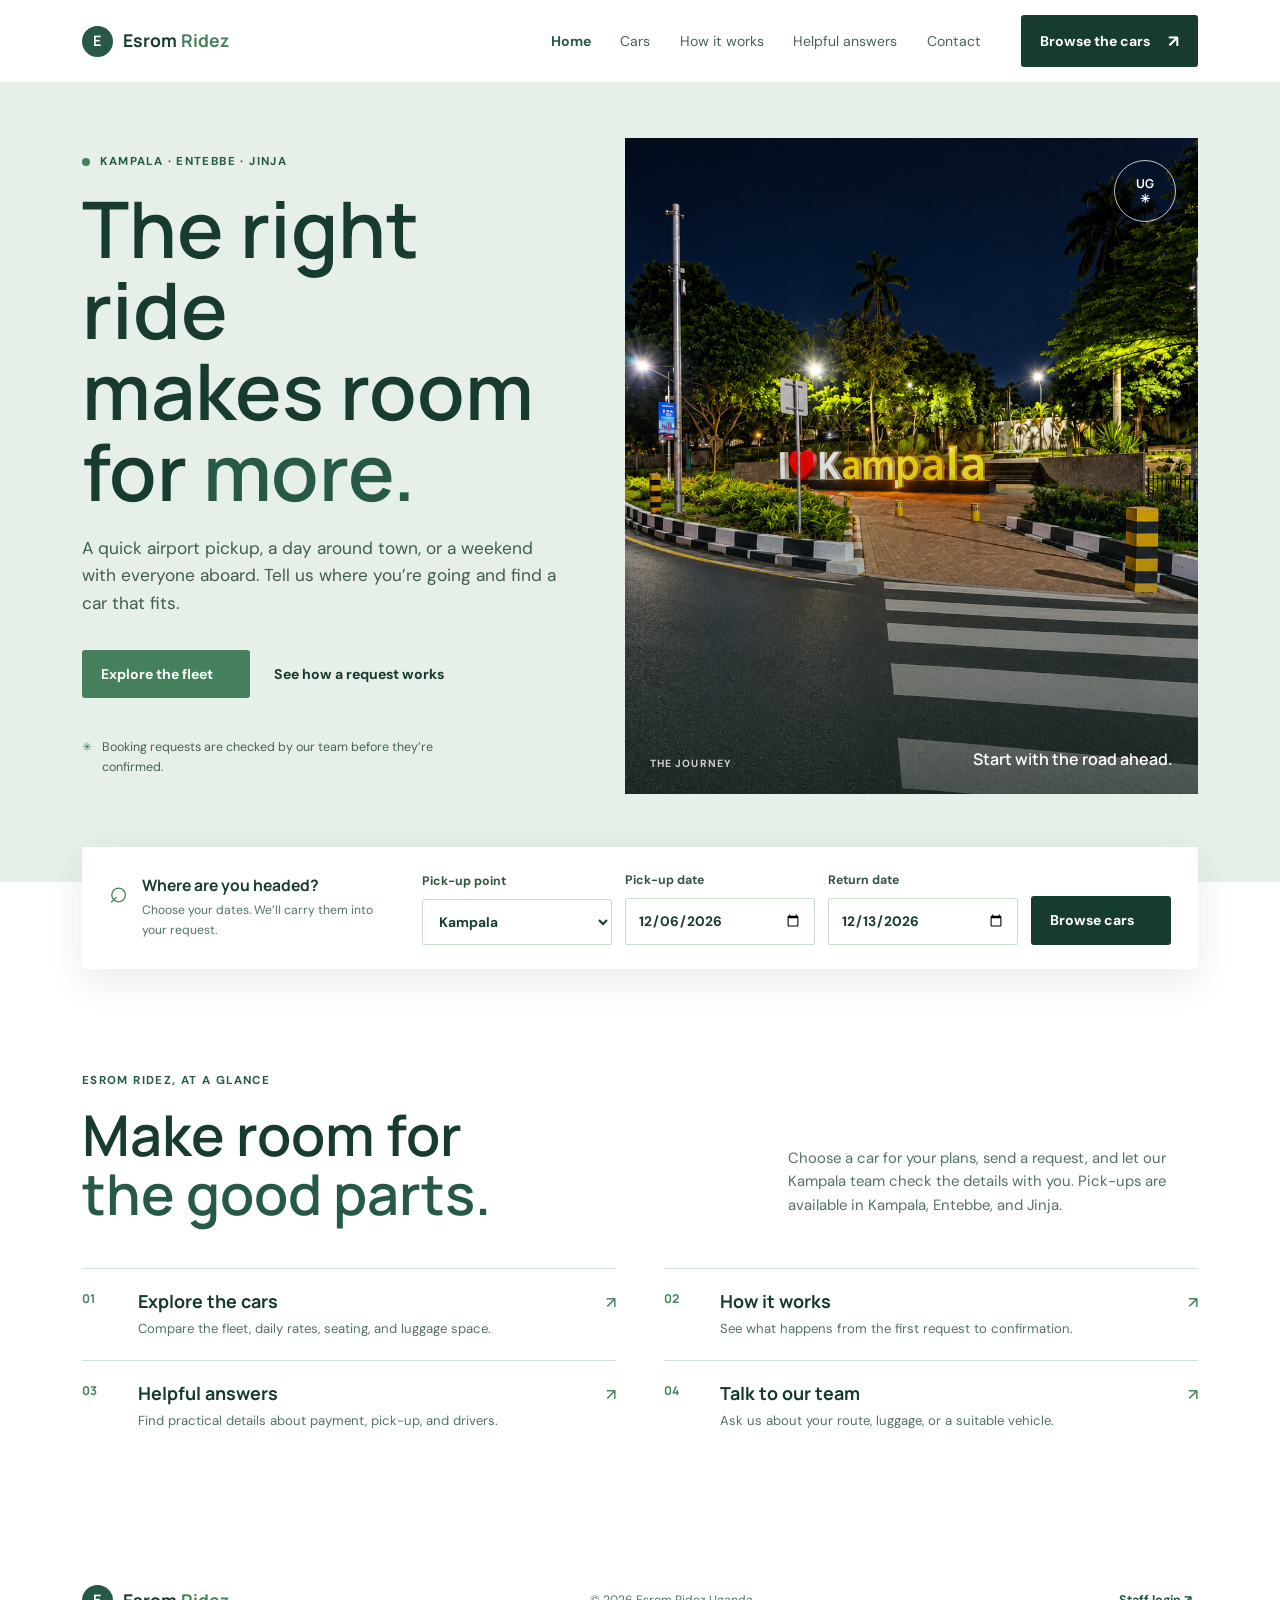
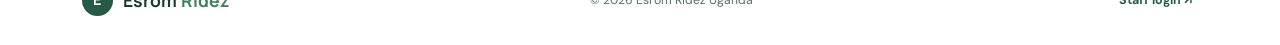
<file: index.html>
<!doctype html>
<html lang="en">
<head>
  <meta charset="utf-8">
  <meta name="viewport" content="width=device-width, initial-scale=1">
  <meta name="description" content="Find a car for airport pickups, city days, family trips, and group travel around Kampala, Entebbe, and Jinja.">
  <meta name="theme-color" content="#f7f6f1">
  <title>Esrom Ridez | A good car for the road ahead</title>
  <link rel="preconnect" href="https://fonts.googleapis.com">
  <link rel="preconnect" href="https://fonts.gstatic.com" crossorigin>
  <link href="https://fonts.googleapis.com/css2?family=DM+Sans:wght@400;500;600;700&family=Manrope:wght@500;600;700;800&display=swap" rel="stylesheet">
  <link rel="stylesheet" href="site.css">
</head>
<body>
  <div class="site-shell">
    <header class="topbar">
      <a class="brand" href="index.html" aria-label="Esrom Ridez home"><span class="brand-mark" aria-hidden="true">E</span><span>Esrom <span>Ridez</span></span></a>
      <button class="menu-button" id="menuButton" type="button" aria-label="Open navigation" aria-controls="primaryNavigation" aria-expanded="false"><span aria-hidden="true">☰</span></button>
      <nav class="main-nav" id="primaryNavigation" aria-label="Primary navigation">
        <a href="index.html" aria-current="page">Home</a><a href="cars.html">Cars</a><a href="how-it-works.html">How it works</a><a href="helpful-answers.html">Helpful answers</a><a href="contact.html">Contact</a>
      </nav>
      <a class="button button-dark nav-book" href="cars.html">Browse the cars <span aria-hidden="true">↗</span></a>
    </header>

    <main id="home">
      <section class="hero section-pad" aria-labelledby="heroTitle">
        <div class="hero-copy">
          <p class="eyebrow"><span class="eyebrow-dot" aria-hidden="true"></span> Kampala · Entebbe · Jinja</p>
          <h1 id="heroTitle">The right ride<br>makes room for <em>more.</em></h1>
          <p class="hero-lede">A quick airport pickup, a day around town, or a weekend with everyone aboard. Tell us where you’re going and find a car that fits.</p>
          <div class="hero-actions"><a class="button button-accent" href="cars.html">Explore the fleet <span aria-hidden="true"></span></a><a class="text-link" href="how-it-works.html">See how a request works <span aria-hidden="true"></span></a></div>
          <p class="hero-note"><span aria-hidden="true">✳</span> Booking requests are checked by our team before they’re confirmed.</p>
        </div>
        <div class="hero-art">
          <img class="hero-photo" src="kla road.png" alt="A winding road crossing a green mountain landscape" fetchpriority="high">
          <div class="hero-caption"><span class="caption-index"> THE JOURNEY</span><span>Start with the road ahead.</span></div>
          <span class="hero-stamp" aria-hidden="true">UG<br><small>✳</small></span>
        </div>
      </section>

      <section class="search-panel section-pad" aria-labelledby="searchTitle">
        <div class="search-heading"><span class="search-icon" aria-hidden="true">⌕</span><div><h2 id="searchTitle">Where are you headed?</h2><p>Choose your dates. We’ll carry them into your request.</p></div></div>
        <form id="searchForm" class="search-form">
          <label for="searchPickup">Pick-up point<select id="searchPickup"><option>Kampala</option><option>Entebbe</option><option>Jinja</option></select></label>
          <label for="searchPickupDate">Pick-up date<input id="searchPickupDate" type="date" required></label>
          <label for="searchReturnDate">Return date<input id="searchReturnDate" type="date" required></label>
          <button class="button button-dark" type="submit">Browse cars <span aria-hidden="true"></span></button>
        </form>
      </section>

      <section class="overview-section section-pad" aria-labelledby="overviewTitle">
        <div class="section-intro"><div><p class="eyebrow">Esrom Ridez, at a glance</p><h2 id="overviewTitle">Make room for<br><em>the good parts.</em></h2></div><p>Choose a car for your plans, send a request, and let our Kampala team check the details with you. Pick-ups are available in Kampala, Entebbe, and Jinja.</p></div>
        <div class="overview-links">
          <a href="cars.html"><span>01</span><div><h3>Explore the cars</h3><p>Compare the fleet, daily rates, seating, and luggage space.</p></div><b aria-hidden="true">↗</b></a>
          <a href="how-it-works.html"><span>02</span><div><h3>How it works</h3><p>See what happens from the first request to confirmation.</p></div><b aria-hidden="true">↗</b></a>
          <a href="helpful-answers.html"><span>03</span><div><h3>Helpful answers</h3><p>Find practical details about payment, pick-up, and drivers.</p></div><b aria-hidden="true">↗</b></a>
          <a href="contact.html"><span>04</span><div><h3>Talk to our team</h3><p>Ask us about your route, luggage, or a suitable vehicle.</p></div><b aria-hidden="true">↗</b></a>
        </div>
      </section>
    </main>

    <section class="admin-view section-pad" id="adminView" aria-label="Staff workspace"><div class="admin-head"><div><p class="eyebrow">Staff workspace</p><h2>Keep things <em>moving.</em></h2></div><button class="button button-light" id="closeAdmin" type="button">Back to website</button></div><div class="admin-stats" id="adminStats"></div><div class="admin-layout"><div class="admin-panel"><div class="panel-heading"><div><h3>Fleet manager</h3><p>Edit daily UGX rates and availability.</p></div><button class="button button-dark" id="resetData" type="button">Reset demo data</button></div><div class="admin-table-wrap"><table><thead><tr><th>Vehicle</th><th>Type</th><th>Daily rate (UGX)</th><th>Availability</th><th></th></tr></thead><tbody id="vehicleTable"></tbody></table></div></div><div class="admin-panel"><div class="panel-heading"><div><h3>Booking requests</h3><p>Confirm or cancel requests.</p></div></div><div id="bookingList" class="booking-list"></div></div></div></section>

    <footer><a class="brand" href="#home"><span class="brand-mark" aria-hidden="true">E</span><span>Esrom <span>Ridez</span></span></a><span>© 2026 Esrom Ridez Uganda</span><button class="admin-link" id="openAdmin" type="button">Staff login <span aria-hidden="true">↗</span></button></footer>
  </div>

  <div class="modal-backdrop" id="modalBackdrop" aria-hidden="true"><div class="modal" role="dialog" aria-modal="true" aria-labelledby="modalTitle"><button class="modal-close" id="closeModal" type="button" aria-label="Close dialog">×</button><div id="modalContent"></div></div></div>
  <div class="toast" id="toast" role="status" aria-live="polite"></div>
  <script src="script.js" defer></script>
</body>
</html>
</file>
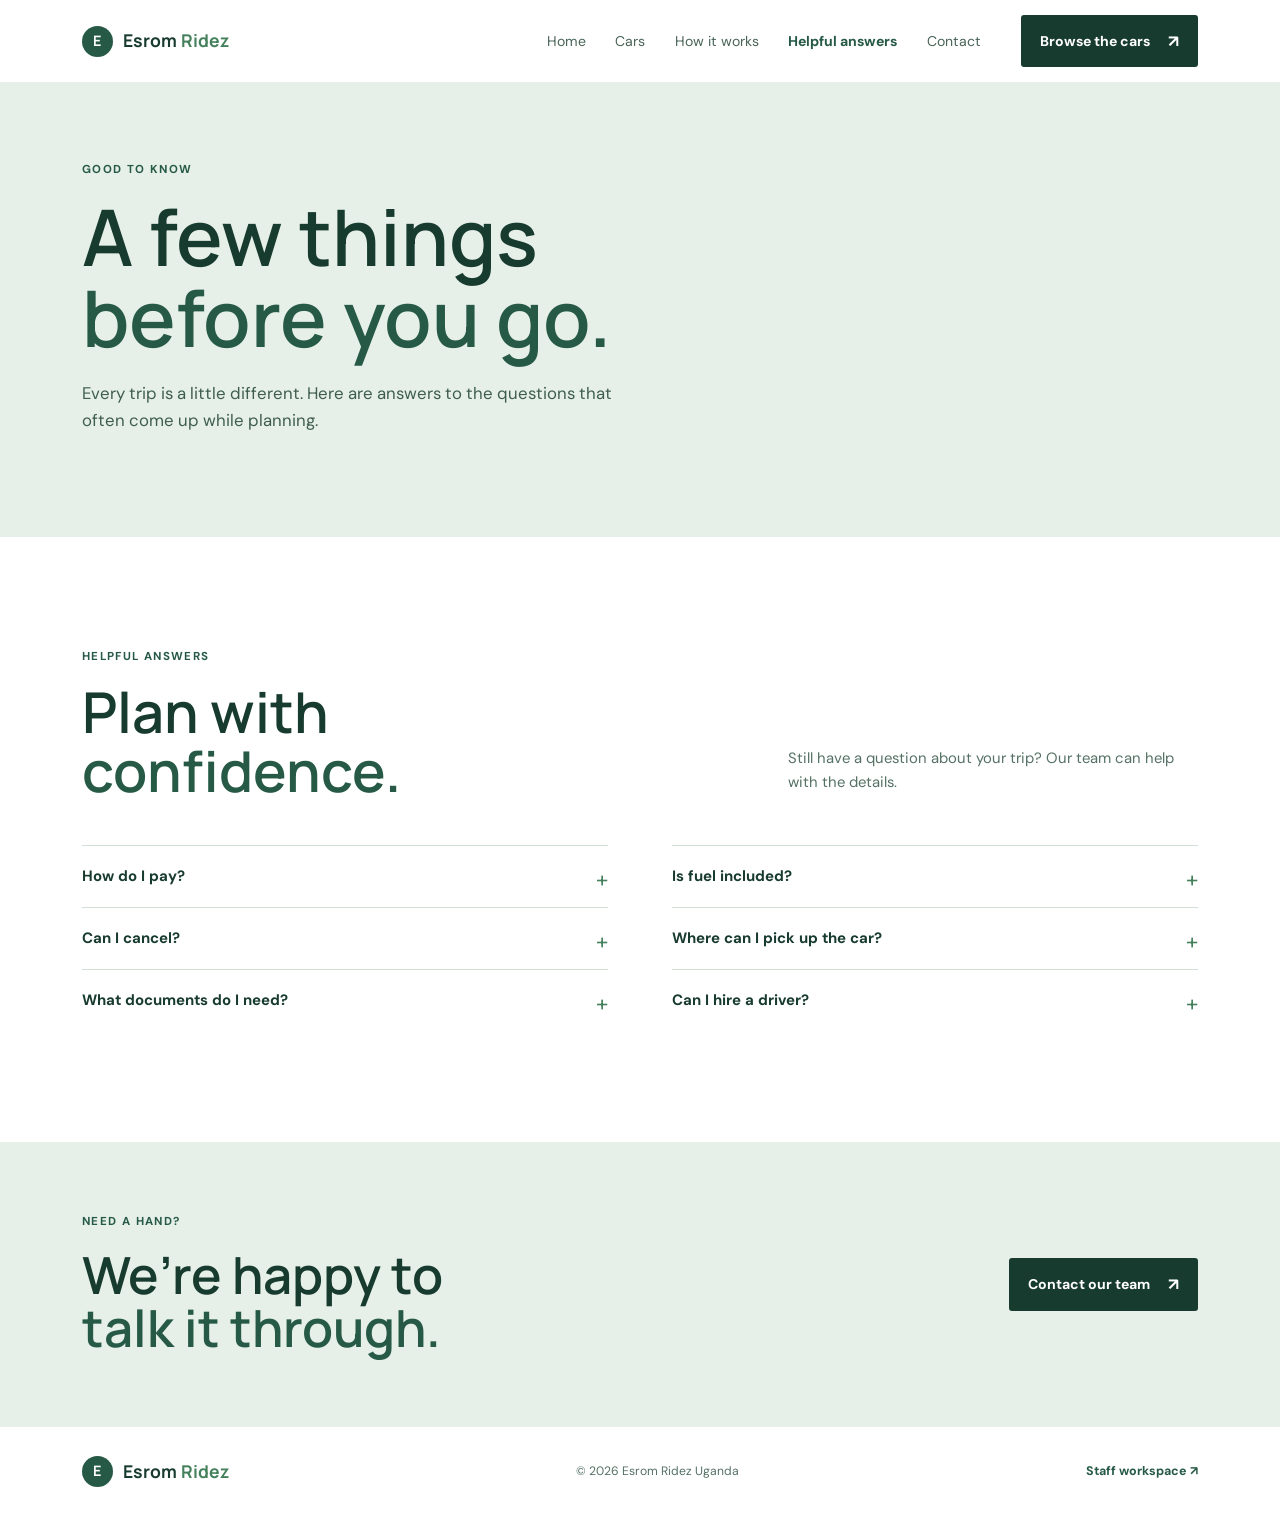
<file: helpful-answers.html>
<!doctype html>
<html lang="en">
<head>
  <meta charset="utf-8">
  <meta name="viewport" content="width=device-width, initial-scale=1">
  <meta name="description" content="Answers to common questions about Esrom Ridez car rentals, payments, pick-up, cancellation, and drivers.">
  <meta name="theme-color" content="#f7f6f1">
  <title>Helpful answers | Esrom Ridez</title>
  <link rel="preconnect" href="https://fonts.googleapis.com">
  <link rel="preconnect" href="https://fonts.gstatic.com" crossorigin>
  <link href="https://fonts.googleapis.com/css2?family=DM+Sans:wght@400;500;600;700&family=Manrope:wght@500;600;700;800&display=swap" rel="stylesheet">
  <link rel="stylesheet" href="site.css">
</head>
<body>
  <div class="site-shell">
    <header class="topbar">
      <a class="brand" href="index.html" aria-label="Esrom Ridez home"><span class="brand-mark" aria-hidden="true">E</span><span>Esrom <span>Ridez</span></span></a>
      <button class="menu-button" id="menuButton" type="button" aria-label="Open navigation" aria-controls="primaryNavigation" aria-expanded="false"><span aria-hidden="true">☰</span></button>
      <nav class="main-nav" id="primaryNavigation" aria-label="Primary navigation">
        <a href="index.html">Home</a><a href="cars.html">Cars</a><a href="how-it-works.html">How it works</a><a href="helpful-answers.html" aria-current="page">Helpful answers</a><a href="contact.html">Contact</a>
      </nav>
      <a class="button button-dark nav-book" href="cars.html">Browse the cars <span aria-hidden="true">↗</span></a>
    </header>
    <main>
      <section class="page-intro section-pad" aria-labelledby="pageTitle"><p class="eyebrow">Good to know</p><h1 id="pageTitle">A few things<br><em>before you go.</em></h1><p>Every trip is a little different. Here are answers to the questions that often come up while planning.</p></section>
      <section class="faq-section section-pad" aria-labelledby="faqTitle"><div class="section-intro"><div><p class="eyebrow">Helpful answers</p><h2 id="faqTitle">Plan with<br><em>confidence.</em></h2></div><p>Still have a question about your trip? Our team can help with the details.</p></div><div class="faq-grid"><details><summary>How do I pay?</summary><p>We’ll agree on a payment method after accepting your request. Mobile money, bank transfer, or cash at pickup may be available; your confirmation will explain the agreed details.</p></details><details><summary>Is fuel included?</summary><p>The daily rate is for the car itself. Fuel is usually full-to-full unless we agree something else in your confirmation email.</p></details><details><summary>Can I cancel?</summary><p>Please tell us as soon as plans change. If we have already confirmed the car, we’ll explain any fee before it applies. Pending requests can be withdrawn by emailing us with your reference.</p></details><details><summary>Where can I pick up the car?</summary><p>Pick-up options include Kampala, Entebbe (including the airport), and Jinja. A different return location can be selected in the request form; any related charge appears in your estimate.</p></details><details><summary>What documents do I need?</summary><p>A valid driving licence and a passport or national ID. If you would like a driver, you mainly need to be reachable at pickup.</p></details><details><summary>Can I hire a driver?</summary><p>Driver availability and cost vary by vehicle. Choose the driver option in the request form to include its listed cost in your estimate.</p></details></div></section>
      <section class="page-cta section-pad"><div><p class="eyebrow">Need a hand?</p><h2>We’re happy to<br><em>talk it through.</em></h2></div><a class="button button-dark" href="contact.html">Contact our team <span aria-hidden="true">↗</span></a></section>
    </main>
    <footer><a class="brand" href="index.html"><span class="brand-mark" aria-hidden="true">E</span><span>Esrom <span>Ridez</span></span></a><span>© 2026 Esrom Ridez Uganda</span><a class="admin-link" href="index.html#staff">Staff workspace <span aria-hidden="true">↗</span></a></footer>
  </div>
  <div class="toast" id="toast" role="status" aria-live="polite"></div>
  <script src="script.js" defer></script>
</body>
</html>
</file>
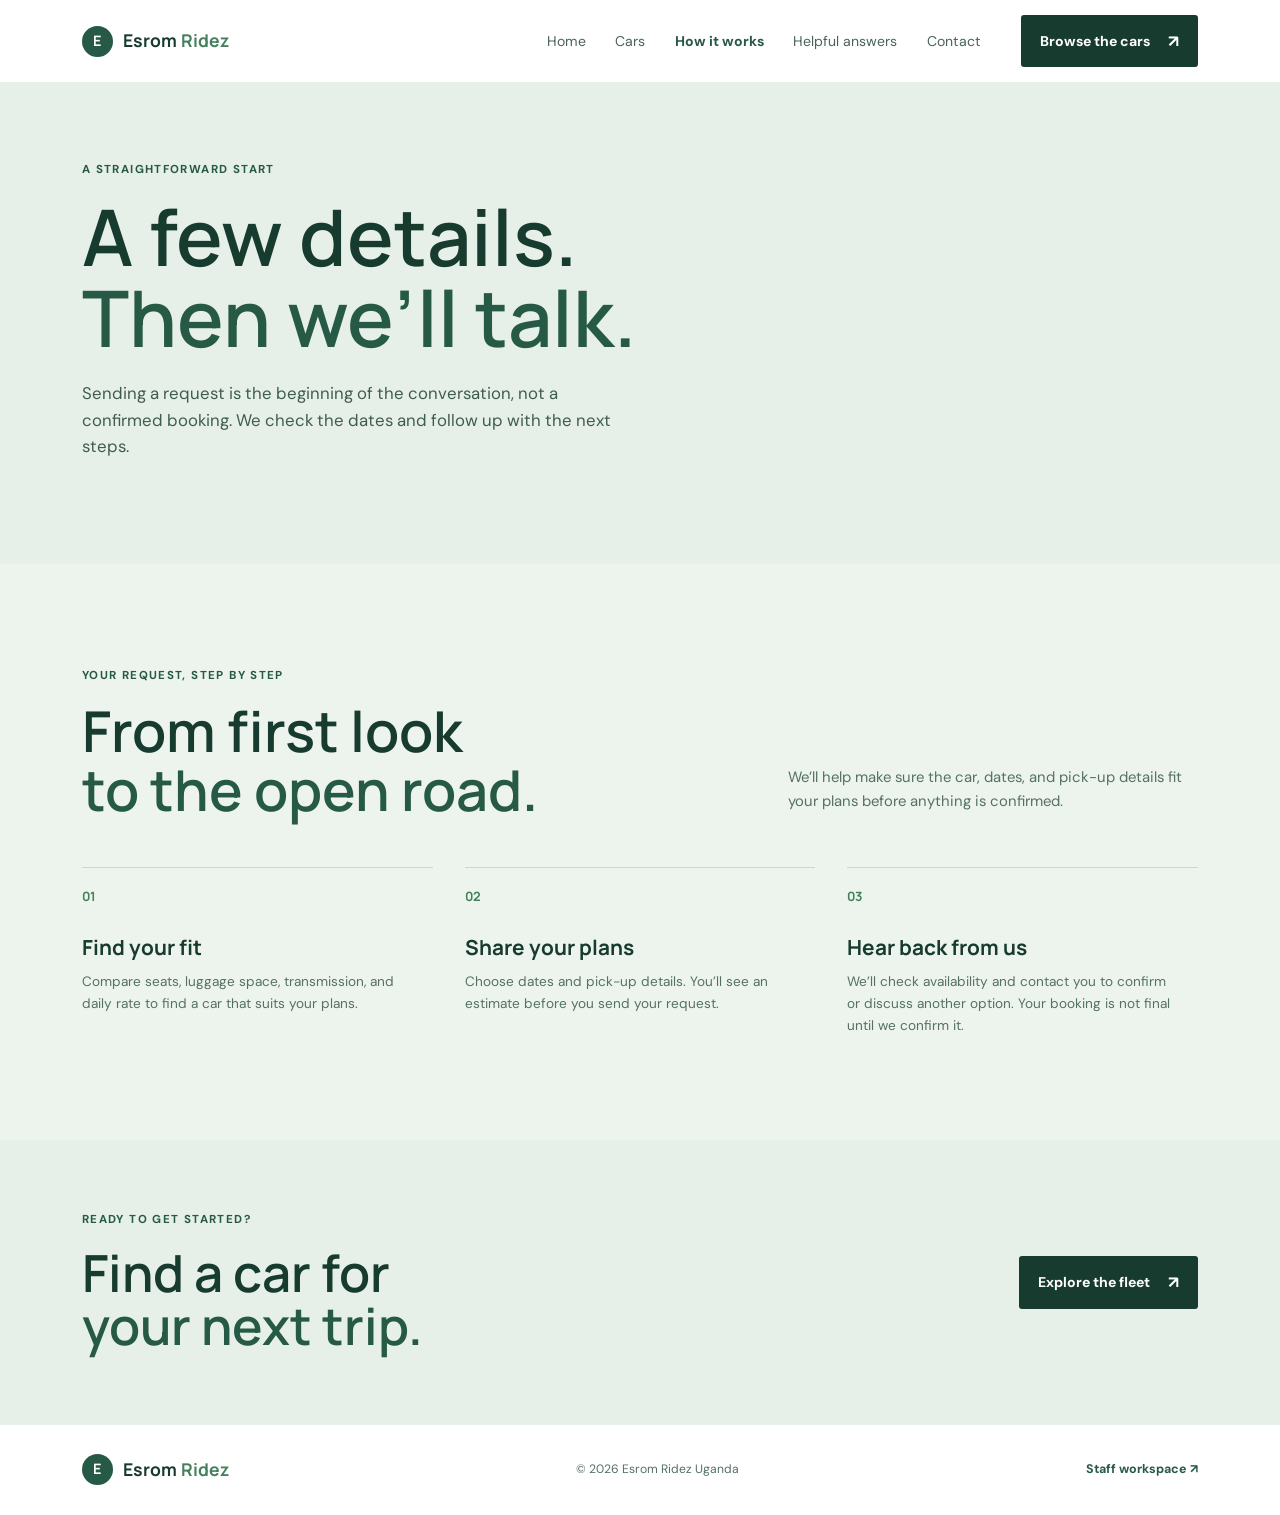
<file: how-it-works.html>
<!doctype html>
<html lang="en">
<head>
  <meta charset="utf-8">
  <meta name="viewport" content="width=device-width, initial-scale=1">
  <meta name="description" content="Learn how to request a car with Esrom Ridez and what to expect before your booking is confirmed.">
  <meta name="theme-color" content="#f7f6f1">
  <title>How it works | Esrom Ridez</title>
  <link rel="preconnect" href="https://fonts.googleapis.com">
  <link rel="preconnect" href="https://fonts.gstatic.com" crossorigin>
  <link href="https://fonts.googleapis.com/css2?family=DM+Sans:wght@400;500;600;700&family=Manrope:wght@500;600;700;800&display=swap" rel="stylesheet">
  <link rel="stylesheet" href="site.css">
</head>
<body>
  <div class="site-shell">
    <header class="topbar">
      <a class="brand" href="index.html" aria-label="Esrom Ridez home"><span class="brand-mark" aria-hidden="true">E</span><span>Esrom <span>Ridez</span></span></a>
      <button class="menu-button" id="menuButton" type="button" aria-label="Open navigation" aria-controls="primaryNavigation" aria-expanded="false"><span aria-hidden="true">☰</span></button>
      <nav class="main-nav" id="primaryNavigation" aria-label="Primary navigation">
        <a href="index.html">Home</a><a href="cars.html">Cars</a><a href="how-it-works.html" aria-current="page">How it works</a><a href="helpful-answers.html">Helpful answers</a><a href="contact.html">Contact</a>
      </nav>
      <a class="button button-dark nav-book" href="cars.html">Browse the cars <span aria-hidden="true">↗</span></a>
    </header>
    <main>
      <section class="page-intro section-pad" aria-labelledby="pageTitle"><p class="eyebrow">A straightforward start</p><h1 id="pageTitle">A few details.<br><em>Then we’ll talk.</em></h1><p>Sending a request is the beginning of the conversation, not a confirmed booking. We check the dates and follow up with the next steps.</p></section>
      <section class="how-section section-pad" aria-labelledby="stepsTitle">
        <div class="section-intro"><div><p class="eyebrow">Your request, step by step</p><h2 id="stepsTitle">From first look<br><em>to the open road.</em></h2></div><p>We’ll help make sure the car, dates, and pick-up details fit your plans before anything is confirmed.</p></div>
        <div class="steps"><article><span class="step-number">01</span><h3>Find your fit</h3><p>Compare seats, luggage space, transmission, and daily rate to find a car that suits your plans.</p></article><article><span class="step-number">02</span><h3>Share your plans</h3><p>Choose dates and pick-up details. You’ll see an estimate before you send your request.</p></article><article><span class="step-number">03</span><h3>Hear back from us</h3><p>We’ll check availability and contact you to confirm or discuss another option. Your booking is not final until we confirm it.</p></article></div>
      </section>
      <section class="page-cta section-pad"><div><p class="eyebrow">Ready to get started?</p><h2>Find a car for<br><em>your next trip.</em></h2></div><a class="button button-dark" href="cars.html">Explore the fleet <span aria-hidden="true">↗</span></a></section>
    </main>
    <footer><a class="brand" href="index.html"><span class="brand-mark" aria-hidden="true">E</span><span>Esrom <span>Ridez</span></span></a><span>© 2026 Esrom Ridez Uganda</span><a class="admin-link" href="index.html#staff">Staff workspace <span aria-hidden="true">↗</span></a></footer>
  </div>
  <div class="toast" id="toast" role="status" aria-live="polite"></div>
  <script src="script.js" defer></script>
</body>
</html>
</file>
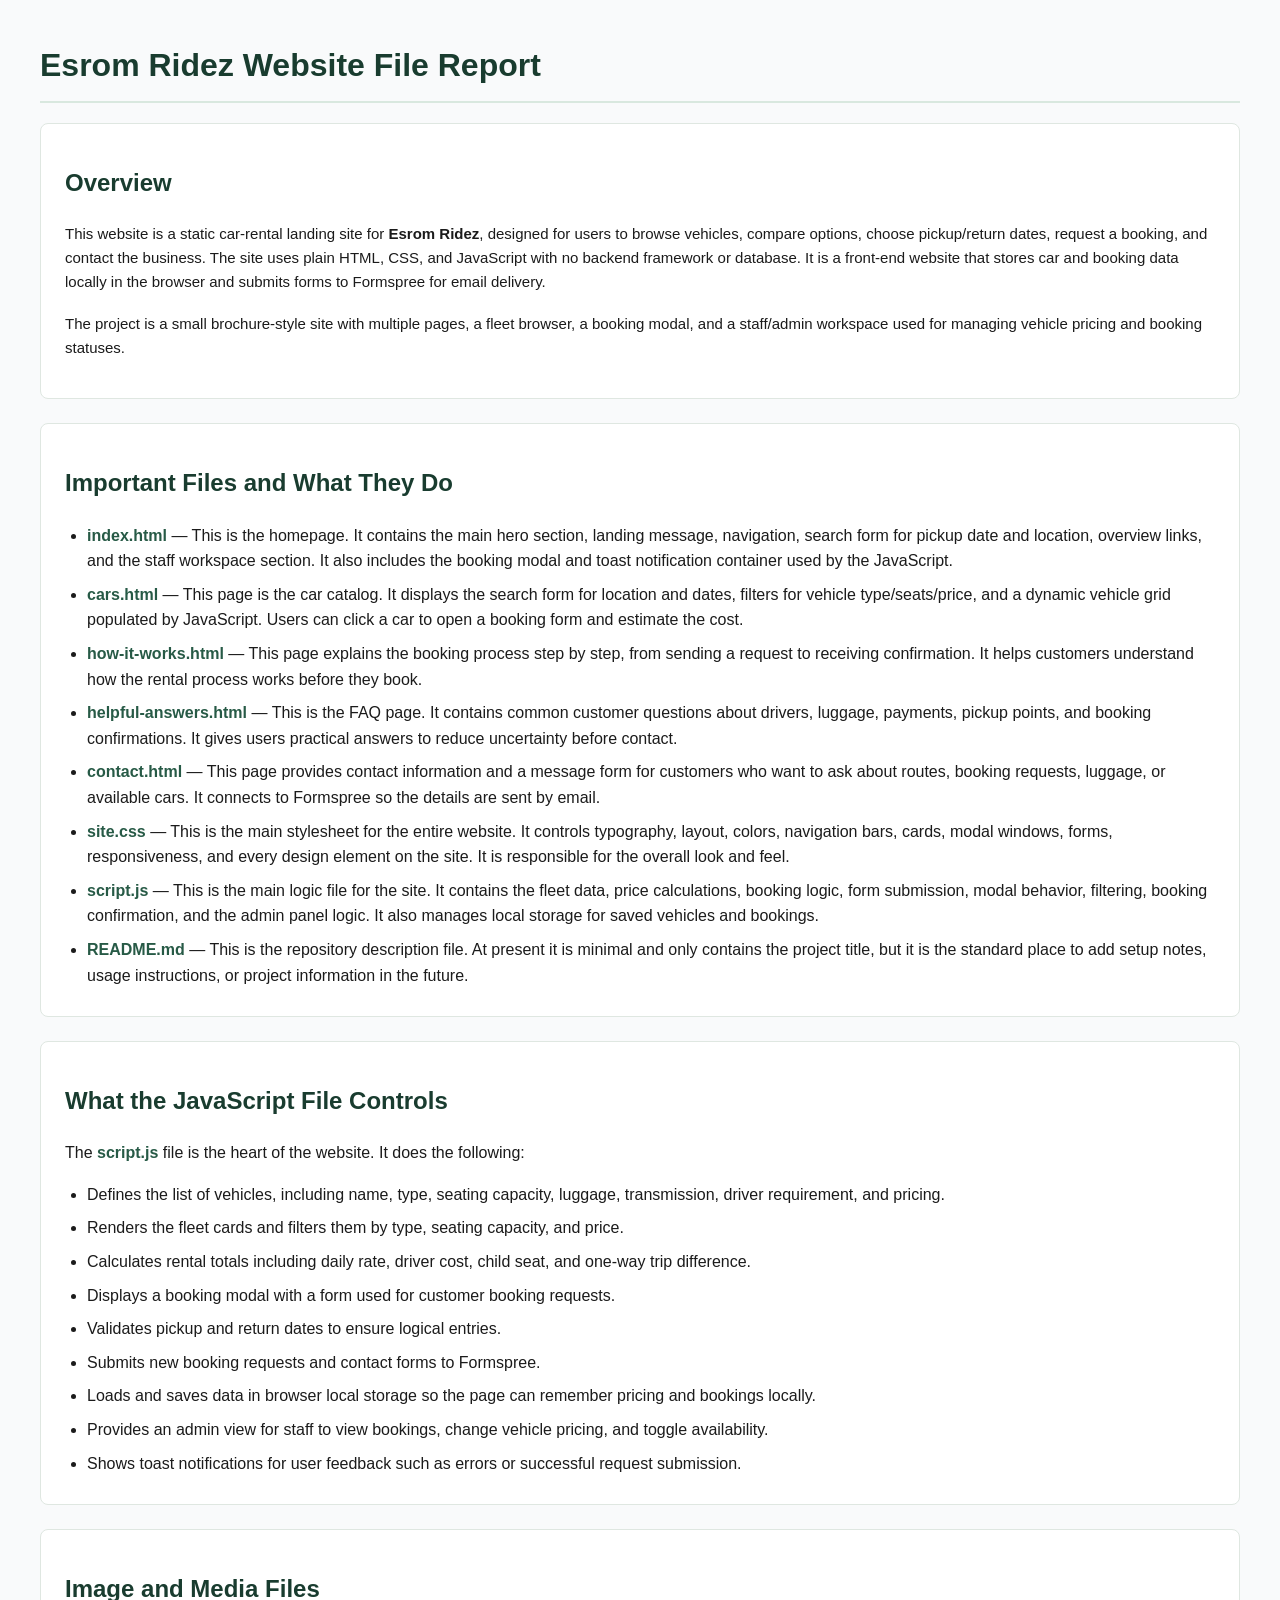
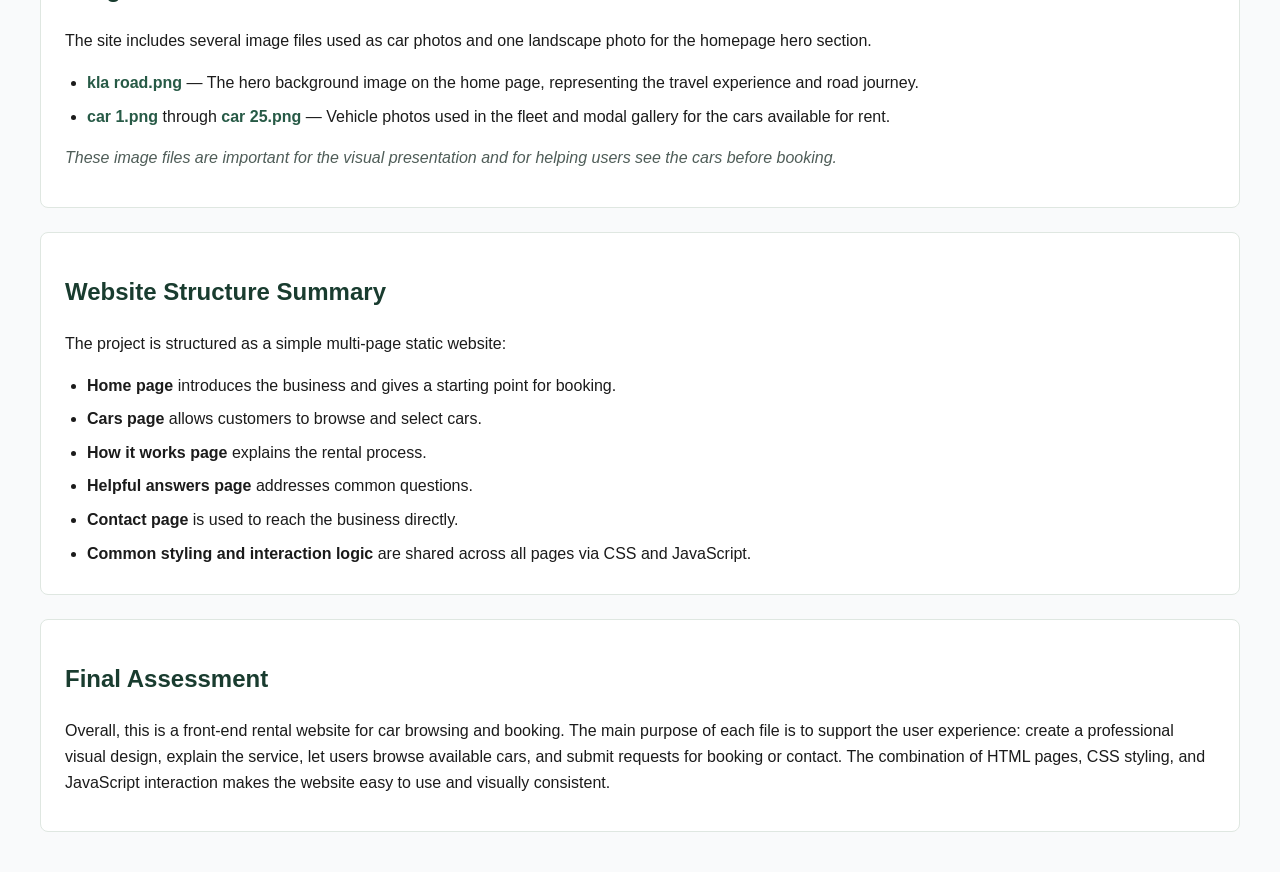
<file: website-file-report.html>
<!DOCTYPE html>
<html lang="en">
<head>
  <meta charset="UTF-8">
  <meta name="viewport" content="width=device-width, initial-scale=1.0">
  <title>Website File Report - Esrom Ridez</title>
  <style>
    body {
      font-family: Arial, Helvetica, sans-serif;
      margin: 40px;
      color: #1b1b1b;
      line-height: 1.6;
      background: #f9fafb;
    }
    h1, h2, h3 {
      color: #193c2f;
    }
    h1 {
      border-bottom: 2px solid #d9e8df;
      padding-bottom: 10px;
      margin-bottom: 20px;
    }
    .section {
      background: #ffffff;
      border: 1px solid #dfe7e1;
      border-radius: 8px;
      padding: 20px 24px;
      margin-bottom: 24px;
    }
    .summary {
      font-size: 15px;
      margin-bottom: 18px;
    }
    ul {
      margin-top: 8px;
      margin-bottom: 8px;
      padding-left: 22px;
    }
    li {
      margin-bottom: 8px;
    }
    .file-name {
      font-weight: bold;
      color: #275a46;
    }
    .note {
      color: #4f5d58;
      font-style: italic;
    }
  </style>
</head>
<body>
  <h1>Esrom Ridez Website File Report</h1>

  <div class="section">
    <h2>Overview</h2>
    <p class="summary">
      This website is a static car-rental landing site for <strong>Esrom Ridez</strong>, designed for users to browse vehicles,
      compare options, choose pickup/return dates, request a booking, and contact the business. The site uses plain HTML,
      CSS, and JavaScript with no backend framework or database. It is a front-end website that stores car and booking
      data locally in the browser and submits forms to Formspree for email delivery.
    </p>
    <p class="summary">
      The project is a small brochure-style site with multiple pages, a fleet browser, a booking modal, and a staff/admin
      workspace used for managing vehicle pricing and booking statuses.
    </p>
  </div>

  <div class="section">
    <h2>Important Files and What They Do</h2>

    <ul>
      <li><span class="file-name">index.html</span> — This is the homepage. It contains the main hero section, landing message, navigation, search form for pickup date and location, overview links, and the staff workspace section. It also includes the booking modal and toast notification container used by the JavaScript.</li>

      <li><span class="file-name">cars.html</span> — This page is the car catalog. It displays the search form for location and dates, filters for vehicle type/seats/price, and a dynamic vehicle grid populated by JavaScript. Users can click a car to open a booking form and estimate the cost.</li>

      <li><span class="file-name">how-it-works.html</span> — This page explains the booking process step by step, from sending a request to receiving confirmation. It helps customers understand how the rental process works before they book.</li>

      <li><span class="file-name">helpful-answers.html</span> — This is the FAQ page. It contains common customer questions about drivers, luggage, payments, pickup points, and booking confirmations. It gives users practical answers to reduce uncertainty before contact.</li>

      <li><span class="file-name">contact.html</span> — This page provides contact information and a message form for customers who want to ask about routes, booking requests, luggage, or available cars. It connects to Formspree so the details are sent by email.</li>

      <li><span class="file-name">site.css</span> — This is the main stylesheet for the entire website. It controls typography, layout, colors, navigation bars, cards, modal windows, forms, responsiveness, and every design element on the site. It is responsible for the overall look and feel.</li>

      <li><span class="file-name">script.js</span> — This is the main logic file for the site. It contains the fleet data, price calculations, booking logic, form submission, modal behavior, filtering, booking confirmation, and the admin panel logic. It also manages local storage for saved vehicles and bookings.</li>

      <li><span class="file-name">README.md</span> — This is the repository description file. At present it is minimal and only contains the project title, but it is the standard place to add setup notes, usage instructions, or project information in the future.</li>
    </ul>
  </div>

  <div class="section">
    <h2>What the JavaScript File Controls</h2>
    <p>
      The <span class="file-name">script.js</span> file is the heart of the website. It does the following:
    </p>
    <ul>
      <li>Defines the list of vehicles, including name, type, seating capacity, luggage, transmission, driver requirement, and pricing.</li>
      <li>Renders the fleet cards and filters them by type, seating capacity, and price.</li>
      <li>Calculates rental totals including daily rate, driver cost, child seat, and one-way trip difference.</li>
      <li>Displays a booking modal with a form used for customer booking requests.</li>
      <li>Validates pickup and return dates to ensure logical entries.</li>
      <li>Submits new booking requests and contact forms to Formspree.</li>
      <li>Loads and saves data in browser local storage so the page can remember pricing and bookings locally.</li>
      <li>Provides an admin view for staff to view bookings, change vehicle pricing, and toggle availability.</li>
      <li>Shows toast notifications for user feedback such as errors or successful request submission.</li>
    </ul>
  </div>

  <div class="section">
    <h2>Image and Media Files</h2>
    <p>
      The site includes several image files used as car photos and one landscape photo for the homepage hero section.
    </p>
    <ul>
      <li><span class="file-name">kla road.png</span> — The hero background image on the home page, representing the travel experience and road journey.</li>
      <li><span class="file-name">car 1.png</span> through <span class="file-name">car 25.png</span> — Vehicle photos used in the fleet and modal gallery for the cars available for rent.</li>
    </ul>
    <p class="note">These image files are important for the visual presentation and for helping users see the cars before booking.</p>
  </div>

  <div class="section">
    <h2>Website Structure Summary</h2>
    <p>
      The project is structured as a simple multi-page static website:
    </p>
    <ul>
      <li><strong>Home page</strong> introduces the business and gives a starting point for booking.</li>
      <li><strong>Cars page</strong> allows customers to browse and select cars.</li>
      <li><strong>How it works page</strong> explains the rental process.</li>
      <li><strong>Helpful answers page</strong> addresses common questions.</li>
      <li><strong>Contact page</strong> is used to reach the business directly.</li>
      <li><strong>Common styling and interaction logic</strong> are shared across all pages via CSS and JavaScript.</li>
    </ul>
  </div>

  <div class="section">
    <h2>Final Assessment</h2>
    <p>
      Overall, this is a front-end rental website for car browsing and booking. The main purpose of each file is to support the user experience: create a professional visual design, explain the service, let users browse available cars, and submit requests for booking or contact. The combination of HTML pages, CSS styling, and JavaScript interaction makes the website easy to use and visually consistent.
    </p>
  </div>
</body>
</html>
</file>
<file: site.css>
/* Variables */
:root {
  color-scheme: light;
  --ink: #183b30;
  --muted: #557164;
  --paper: #ffffff;
  --white: #ffffff;
  --green: #275a46;
  --green-deep: #153a2b;
  --leaf: #e6f0e8;
  --accent-green: #43805b;
  --line: #d2e1d6;
  --sky: #dcebe1;
  --body-font: "DM Sans", sans-serif;
  --display-font: "Manrope", sans-serif;
  --space-1: .5rem;
  --space-2: 1rem;
  --space-3: 1.5rem;
  --space-4: 2rem;
  --space-5: 3rem;
  --space-6: 5rem;
  --page-gutter: clamp(1.25rem, 6.4vw, 6.5rem);
  --radius: 3px;
  --shadow: 0 12px 35px rgb(24 37 33 / 9%);
}

/* Base styles */
* { box-sizing: border-box; }
html { scroll-behavior: smooth; scroll-padding-top: 5rem; }
body { margin: 0; background: var(--paper); color: var(--ink); font: 400 15px/1.6 var(--body-font); }
button, input, select, textarea { font: inherit; }
button, a { -webkit-tap-highlight-color: transparent; }
button { color: inherit; }
img { display: block; max-width: 100%; }
a { color: inherit; text-decoration: none; }
h1, h2, h3, p { margin: 0; }
::selection { color: var(--white); background: var(--green); }
:focus-visible { outline: 3px solid var(--accent-green); outline-offset: 3px; }
.site-shell { max-width: 1800px; margin: 0 auto; overflow: clip; }
.section-pad { padding-inline: var(--page-gutter); }

/* Typography */
h1, h2, h3 { font-family: var(--display-font); }
h1, h2 { font-weight: 600; letter-spacing: 0; line-height: 1.04; }
h1 { max-width: 720px; font-size: clamp(3.5rem, 6.1vw, 6.25rem); }
h2 { font-size: clamp(2.65rem, 4.4vw, 4.5rem); }
h3 { font-size: 1.25rem; line-height: 1.25; }
em { color: var(--green); font-style: normal; }
.eyebrow { margin-bottom: 1.1rem; color: var(--green); font-size: .72rem; font-weight: 700; letter-spacing: .12em; line-height: 1.4; text-transform: uppercase; }

/* Layout and navigation */
.topbar { position: relative; z-index: 10; display: flex; min-height: 82px; align-items: center; gap: 2.5rem; padding-inline: var(--page-gutter); background: var(--paper); }
.brand { display: inline-flex; flex: 0 0 auto; align-items: center; gap: .65rem; font: 700 1.1rem/1 var(--display-font); }
.brand > span:last-child > span { color: var(--accent-green); }
.brand-mark { display: grid; width: 31px; aspect-ratio: 1; place-items: center; border-radius: 50%; background: var(--green); color: var(--white); font-size: .9rem; }
.main-nav { display: flex; align-items: center; gap: clamp(1.1rem, 2.3vw, 2rem); margin-left: auto; color: #496457; font-size: .88rem; }
.main-nav a, .text-link, .contact-details a { transition: color 160ms ease; }
.main-nav a:hover, .text-link:hover, .contact-details a:hover { color: var(--accent-green); }
.main-nav a[aria-current="page"] { color: var(--green); font-weight: 700; }
.menu-button { display: none; }
.button { display: inline-flex; min-height: 48px; align-items: center; justify-content: center; gap: 1.1rem; border: 1px solid transparent; border-radius: var(--radius); padding: .75rem 1.15rem; cursor: pointer; font-size: .88rem; font-weight: 700; transition: background-color 160ms ease, color 160ms ease, transform 160ms ease; }
.button:hover:not(:disabled) { transform: translateY(-2px); }
.button:disabled { cursor: wait; opacity: .7; }
.button span { font-size: 1.05rem; }
.button-dark { background: var(--ink); color: var(--white); }
.button-dark:hover:not(:disabled) { background: var(--green); }
.button-accent { background: var(--accent-green); color: #fff; }
.button-accent:hover:not(:disabled) { background: var(--green-deep); }
.button-light { background: var(--leaf); color: var(--ink); }
.button-light:hover:not(:disabled) { background: #d6e8da; }

/* Hero and date search */
.hero { display: grid; min-height: 590px; grid-template-columns: minmax(0, .91fr) minmax(420px, 1.09fr); align-items: center; gap: clamp(2rem, 5vw, 5.5rem); padding-block: 3.5rem 5.5rem; background: var(--leaf); }
.hero-copy { padding-block: 1rem; }
.hero-copy .eyebrow { display: flex; align-items: center; gap: .6rem; }
.eyebrow-dot { width: 8px; aspect-ratio: 1; border-radius: 50%; background: var(--accent-green); }
.hero h1 em { color: var(--green); }
.hero-lede { max-width: 490px; margin-top: 1.4rem; color: #3f5d4d; font-size: 1.08rem; }
.hero-actions { display: flex; flex-wrap: wrap; align-items: center; gap: 1.5rem; margin-top: 2rem; }
.text-link { font-size: .88rem; font-weight: 700; }
.text-link span { margin-left: .35rem; color: var(--accent-green); }
.hero-note { display: flex; align-items: flex-start; gap: .65rem; max-width: 380px; margin-top: 2.5rem; color: #466353; font-size: .78rem; }
.hero-note span { color: var(--accent-green); }
.hero-art { position: relative; min-height: 400px; align-self: stretch; overflow: hidden; background: var(--sky); }
.hero-photo { position: absolute; width: 100%; height: 100%; inset: 0; object-fit: cover; object-position: center 54%; transition: transform 700ms ease; }
.hero-art:hover .hero-photo { transform: scale(1.025); }
.hero-art::after { position: absolute; inset: 38% 0 0; background: linear-gradient(transparent, rgb(13 30 24 / 68%)); content: ""; pointer-events: none; }
.hero-caption { position: absolute; z-index: 1; right: 1.6rem; bottom: 1.5rem; left: 1.6rem; display: flex; align-items: end; justify-content: space-between; gap: 1rem; color: #fff; font: 600 1rem var(--display-font); }
.caption-index { color: rgb(255 255 255 / 78%); font: 700 .65rem var(--body-font); letter-spacing: .1em; }
.hero-stamp { position: absolute; z-index: 1; top: 1.4rem; right: 1.4rem; display: grid; width: 62px; aspect-ratio: 1; place-content: center; border: 1px solid rgb(255 255 255 / 75%); border-radius: 50%; color: #fff; font: 700 .77rem/1.2 var(--display-font); text-align: center; }
.hero-stamp small { font-size: .72rem; }
.search-panel { position: relative; z-index: 2; display: grid; grid-template-columns: minmax(210px, .75fr) minmax(0, 2fr); align-items: center; gap: 2rem; margin: -2.2rem var(--page-gutter) 0; padding: 1.5rem 1.7rem; background: var(--white); box-shadow: var(--shadow); }
.search-heading { display: flex; align-items: flex-start; gap: .9rem; }
.search-icon { color: var(--accent-green); font-size: 2rem; line-height: 1; }
.search-heading h2 { font: 700 .98rem/1.4 var(--display-font); }
.search-heading p { margin-top: .25rem; color: var(--muted); font-size: .76rem; }
.search-form { display: grid; grid-template-columns: repeat(3, minmax(0, 1fr)) auto; align-items: end; gap: .8rem; }
label { display: grid; gap: .45rem; color: #345443; font-size: .77rem; font-weight: 700; }
input, select, textarea { width: 100%; min-height: 46px; border: 1px solid #c8dbcd; border-radius: 2px; background: #fff; color: var(--ink); padding: .65rem .75rem; font-size: .86rem; }
input::placeholder, textarea::placeholder { color: #6d8878; }
textarea { min-height: 110px; resize: vertical; }

/* Page introductions and homepage overview */
.page-intro { padding-block: 5rem 6.5rem; background: var(--leaf); }
.page-intro h1 { max-width: 850px; }
.page-intro > p:last-child { max-width: 560px; margin-top: 1.35rem; color: #3f5d4d; font-size: 1.05rem; }
.overview-section { padding-block: 6.5rem; }
.overview-links { display: grid; grid-template-columns: repeat(2, minmax(0, 1fr)); column-gap: 3rem; }
.overview-links > a { display: grid; grid-template-columns: 2.5rem 1fr auto; align-items: start; gap: 1rem; border-top: 1px solid var(--line); padding: 1.3rem 0; }
.overview-links > a > span { color: var(--accent-green); font: 700 .76rem var(--display-font); }
.overview-links h3 { color: var(--green-deep); font-size: 1.12rem; }
.overview-links p { margin-top: .35rem; color: var(--muted); font-size: .82rem; }
.overview-links b { color: var(--accent-green); font-size: 1rem; font-weight: 500; transition: transform 160ms ease; }
.overview-links a:hover b { transform: translate(3px, -3px); }
.page-cta { display: flex; align-items: center; justify-content: space-between; gap: 2rem; padding-block: 4.5rem; background: var(--leaf); }
.page-cta h2 { font-size: clamp(2.3rem, 4vw, 3.6rem); }

/* Fleet */
.fleet-section { padding-block: 7rem 6.5rem; }
.section-intro { display: flex; align-items: end; justify-content: space-between; gap: 3rem; margin-bottom: 2.8rem; }
.section-intro > p { max-width: 410px; padding-bottom: .35rem; color: var(--muted); font-size: .93rem; }
.filter-bar { display: flex; align-items: center; justify-content: space-between; gap: 1.5rem; border-bottom: 1px solid var(--line); }
.filter-tabs { display: flex; flex-wrap: wrap; align-items: center; gap: clamp(1.25rem, 3vw, 3rem); }
.filter-tab, .filter-toggle { min-height: 49px; border: 0; border-bottom: 2px solid transparent; background: none; cursor: pointer; font-size: .86rem; font-weight: 700; }
.filter-tab span { margin-left: .3rem; color: var(--muted); font-size: .7rem; }
.filter-tab.active { border-color: var(--accent-green); color: var(--green); }
.filter-toggle { flex: 0 0 auto; color: var(--green); }
.filter-toggle span { display: inline-block; margin-left: .4rem; transition: transform 160ms ease; }
.filter-toggle[aria-expanded="true"] span { transform: rotate(180deg); }
.advanced-filters { display: none; grid-template-columns: minmax(170px, 220px) minmax(170px, 220px) 1fr; align-items: end; gap: 1rem; padding: 1.2rem 0; }
.advanced-filters.visible { display: grid; }
.advanced-filters > span { justify-self: end; color: var(--muted); font-size: .8rem; }
.fleet-group { margin-top: 2.8rem; }
.fleet-group-head { display: flex; align-items: end; justify-content: space-between; gap: 1rem; margin-bottom: 1.2rem; }
.fleet-group-head h3 { color: var(--green-deep); font-size: 1.5rem; }
.fleet-group-head p { max-width: 300px; color: var(--muted); font-size: .8rem; }
.vehicle-grid { display: grid; grid-template-columns: repeat(3, minmax(0, 1fr)); gap: 1.15rem; }
.vehicle-card { min-width: 0; overflow: hidden; border: 1px solid var(--line); background: var(--white); transition: border-color 180ms ease, transform 180ms ease, box-shadow 180ms ease; }
.vehicle-card:hover { transform: translateY(-3px); border-color: #a9c5b0; box-shadow: 0 10px 28px rgb(24 59 48 / 9%); }
.vehicle-image { position: relative; height: 210px; overflow: hidden; background: var(--sky); }
.vehicle-image img { width: 100%; height: 100%; object-fit: cover; transition: transform 500ms ease; }
.vehicle-card:hover .vehicle-image img { transform: scale(1.035); }
.vehicle-type, .unavailable { position: absolute; top: .8rem; left: .8rem; padding: .35rem .55rem; background: var(--paper); color: var(--green); font-size: .67rem; font-weight: 700; text-transform: capitalize; }
.unavailable { right: .8rem; left: auto; background: var(--ink); color: #fff; }
.vehicle-info { padding: 1.2rem; }
.vehicle-name-row { display: flex; align-items: start; justify-content: space-between; gap: .8rem; }
.vehicle-name-row h3 { font-size: 1.08rem; }
.vehicle-price { flex: 0 0 auto; color: var(--green); font-size: .78rem; font-weight: 700; text-align: right; }
.vehicle-price small { display: block; color: var(--muted); font-size: .66rem; font-weight: 500; }
.best-for { min-height: 2.6em; margin-top: .5rem; color: var(--muted); font-size: .79rem; }
.specs { display: flex; flex-wrap: wrap; gap: .45rem .9rem; margin-top: 1rem; color: #496457; font-size: .7rem; }
.specs span + span { position: relative; }
.specs span + span::before { position: absolute; top: 50%; left: -.55rem; width: 3px; aspect-ratio: 1; border-radius: 50%; background: var(--accent-green); content: ""; transform: translateY(-50%); }
.card-bottom { display: flex; align-items: center; justify-content: space-between; gap: .6rem; margin-top: 1.2rem; padding-top: .9rem; border-top: 1px solid var(--line); }
.feature-line { color: var(--muted); font-size: .69rem; }
.card-button, .small-button { border: 0; background: transparent; color: var(--green); cursor: pointer; font-size: .76rem; font-weight: 700; white-space: nowrap; }
.card-button:hover:not(:disabled), .small-button:hover { color: var(--accent-green); }
.card-button:disabled { color: var(--muted); cursor: not-allowed; }
.empty-state { margin-top: 1.8rem; padding: 2rem; border: 1px solid var(--line); color: var(--muted); text-align: center; }

/* Booking guidance and FAQ */
.how-section { padding-block: 6.5rem; background: #edf4ee; }
.how-section .section-intro { margin-bottom: 3rem; }
.steps { display: grid; grid-template-columns: repeat(3, minmax(0, 1fr)); gap: 2rem; }
.steps article { padding-top: 1rem; border-top: 1px solid #c6d9ca; }
.step-number { display: inline-block; margin-bottom: 1.8rem; color: var(--accent-green); font: 700 .8rem var(--display-font); }
.steps h3 { max-width: 260px; font-size: 1.3rem; }
.steps p { max-width: 325px; margin-top: .7rem; color: var(--muted); font-size: .85rem; }
.faq-section { padding-block: 7rem; background: var(--white); }
.faq-grid { display: grid; grid-template-columns: repeat(2, minmax(0, 1fr)); column-gap: 4rem; }
.faq-grid details { border-top: 1px solid var(--line); padding: 1.15rem 0; }
.faq-grid summary { position: relative; padding-right: 2rem; cursor: pointer; font-weight: 700; list-style: none; }
.faq-grid summary::-webkit-details-marker { display: none; }
.faq-grid summary::after { position: absolute; top: -.15rem; right: 0; color: var(--accent-green); content: "+"; font-size: 1.4rem; font-weight: 400; }
.faq-grid details[open] summary::after { content: "−"; }
.faq-grid details p { padding: .75rem 1rem 0 0; color: var(--muted); font-size: .83rem; }

/* Contact and service area */
.contact-section { display: grid; grid-template-columns: minmax(0, 1fr) minmax(300px, .85fr); gap: clamp(3rem, 9vw, 9rem); padding-block: 6.5rem; background: var(--green-deep); color: #fff; }
.contact-section .eyebrow { color: #b9d5c1; }
.contact-section h2 em { color: #b9d5c1; }
.contact-copy { max-width: 410px; margin-top: 1.2rem; color: #d6e8da; font-size: .92rem; }
.contact-details { display: grid; gap: .45rem; margin-top: 2rem; color: #e7f1e9; font-size: .85rem; }
.contact-details a { width: fit-content; text-decoration: underline; text-decoration-color: rgb(255 255 255 / 35%); text-underline-offset: 3px; }
.contact-details span { color: #d6e8da; }
.contact-form { display: grid; align-content: start; gap: 1rem; }
.contact-form label { color: #e7f1e9; }
.contact-form input, .contact-form textarea { border-color: #557964; background: #214638; color: #fff; }
.contact-form input::placeholder, .contact-form textarea::placeholder { color: #b9d5c1; }
.contact-form .button { justify-self: start; min-width: 180px; }
.contact-status { min-height: 1.4em; color: #d6e8da; font-size: .8rem; }
.location-band { display: grid; min-height: 300px; grid-template-columns: .8fr 1.2fr; background: var(--sky); }
.location-label { display: flex; align-items: center; gap: 1.2rem; padding: 2rem var(--page-gutter); }
.location-mark { align-self: flex-start; color: var(--accent-green); font-size: 2rem; }
.location-label .eyebrow { margin-bottom: .7rem; }
.location-label h2 { font-size: clamp(2rem, 3vw, 3rem); }
.location-label p:last-child { margin-top: .8rem; color: var(--muted); font-size: .83rem; }
.location-band > img { width: 100%; height: 100%; min-height: 300px; object-fit: cover; }

/* Booking dialog and status */
.modal-backdrop { position: fixed; z-index: 30; display: none; align-items: center; justify-content: center; padding: 1rem; inset: 0; background: rgb(18 30 25 / 66%); opacity: 0; transition: opacity 200ms ease; }
.modal-backdrop.open { display: flex; }
.modal-backdrop.shown { opacity: 1; }
.modal-backdrop.closing { opacity: 0; }
.modal { position: relative; width: min(1060px, 100%); max-height: min(90vh, 900px); overflow: auto; padding: 2rem; background: var(--paper); transform: translateY(12px); transition: transform 200ms ease; }
.modal-backdrop.shown .modal { transform: translateY(0); }
.modal-close { position: absolute; z-index: 3; top: .75rem; right: .85rem; display: grid; width: 38px; aspect-ratio: 1; place-items: center; border: 1px solid var(--line); background: var(--white); cursor: pointer; font-size: 1.4rem; }
.details-layout { display: grid; grid-template-columns: minmax(0, 1.05fr) minmax(340px, .95fr); gap: 2rem; align-items: start; }
.gallery { position: relative; height: 260px; overflow: hidden; background: var(--sky); }
.gallery-slide { position: absolute; width: 100%; height: 100%; inset: 0; object-fit: cover; opacity: 0; transition: opacity 250ms ease; pointer-events: none; }
.gallery-slide.active { opacity: 1; pointer-events: auto; }
.gallery-nav { position: absolute; z-index: 1; top: 50%; display: grid; width: 38px; aspect-ratio: 1; place-items: center; border: 0; border-radius: 50%; background: rgb(255 254 250 / 92%); cursor: pointer; font-size: 1.2rem; transform: translateY(-50%); }
.gallery-nav.prev { left: .8rem; }
.gallery-nav.next { right: .8rem; }
.gallery-dots { position: absolute; right: 0; bottom: .8rem; left: 0; display: flex; justify-content: center; gap: .45rem; }
.gallery-dot { width: 10px; aspect-ratio: 1; border: 1px solid #fff; border-radius: 50%; background: transparent; cursor: pointer; }
.gallery-dot.active { background: #fff; }
.details-layout > div > .eyebrow { margin-top: 1.1rem; margin-bottom: .5rem; }
.details-layout h2 { font-size: 2.5rem; }
.modal-intro { margin-top: .6rem; color: var(--muted); font-size: .87rem; }
.details-price { margin-block: 1rem; }
.details-price strong { display: block; color: var(--green); font: 700 1.65rem var(--display-font); }
.details-price span { color: var(--muted); font-size: .75rem; }
.details-specs { margin-top: 1rem; }
.booking-form { display: grid; gap: .9rem; }
.form-grid { display: grid; grid-template-columns: repeat(2, minmax(0, 1fr)); gap: .8rem; }
.extras { display: grid; gap: .55rem; }
.check { display: flex; align-items: flex-start; gap: .55rem; color: var(--ink); font-size: .78rem; font-weight: 500; }
.check input { width: 17px; min-height: 17px; margin: .2rem 0 0; accent-color: var(--green); }
.price-note { display: grid; gap: .25rem; border-left: 3px solid var(--accent-green); padding: .7rem .85rem; background: #eaf2eb; color: #496457; font-size: .72rem; }
.price-note strong { color: var(--ink); }
.estimate-lines { display: grid; gap: .35rem; color: var(--muted); font-size: .75rem; }
.estimate-lines div { display: flex; justify-content: space-between; gap: .7rem; }
.estimate-lines strong { color: var(--ink); }
.booking-summary { display: flex; align-items: center; justify-content: space-between; gap: 1rem; border-top: 1px solid var(--line); padding-top: .7rem; }
.booking-summary div { display: grid; }
.booking-summary small { color: var(--muted); font-size: .7rem; }
.booking-summary strong { color: var(--green); font: 700 1.1rem var(--display-font); }
.form-note { color: var(--muted); font-size: .72rem; }
.form-note a { color: var(--green); text-decoration: underline; }
.confirmation-card { display: grid; gap: .45rem; margin-block: 1.2rem; border-left: 3px solid var(--accent-green); padding: 1rem; background: var(--white); color: var(--muted); font-size: .82rem; }
.confirmation-card strong { color: var(--ink); font: 700 1rem var(--display-font); }
.toast { position: fixed; z-index: 50; right: 1.25rem; bottom: 1.25rem; max-width: min(440px, calc(100% - 2.5rem)); padding: .9rem 1rem; background: var(--ink); color: #fff; box-shadow: var(--shadow); opacity: 0; pointer-events: none; transform: translateY(8px); transition: opacity 180ms ease, transform 180ms ease; }
.toast.show { opacity: 1; transform: translateY(0); }
.toast.error { background: #275a46; }

/* Staff workspace and footer */
.admin-view { display: none; padding-block: 5rem; background: var(--paper); }
.admin-view.active { display: block; }
.admin-head, .panel-heading { display: flex; align-items: center; justify-content: space-between; gap: 1.2rem; }
.admin-head { margin-bottom: 2rem; }
.admin-head h2 { font-size: 3rem; }
.admin-stats { display: grid; grid-template-columns: repeat(3, minmax(0, 1fr)); gap: 1rem; margin-bottom: 1.2rem; }
.stat, .admin-panel { border: 1px solid var(--line); padding: 1.2rem; background: var(--white); }
.stat strong { display: block; font: 700 1.7rem var(--display-font); }
.stat small, .panel-heading p, .booking-row small { color: var(--muted); font-size: .76rem; }
.admin-layout { display: grid; gap: 1.2rem; }
.panel-heading { margin-bottom: 1rem; }
.panel-heading h3 { font-size: 1.1rem; }
.admin-table-wrap { overflow-x: auto; }
table { width: 100%; border-collapse: collapse; font-size: .8rem; text-align: left; }
th, td { border-bottom: 1px solid var(--line); padding: .7rem; }
th { color: var(--muted); font-size: .7rem; }
td input { min-width: 120px; min-height: 38px; }
.availability { color: var(--green); }
.availability.off { color: #557164; }
.booking-list { display: grid; }
.booking-row { display: flex; align-items: center; justify-content: space-between; gap: 1rem; border-top: 1px solid var(--line); padding: .9rem 0; }
.booking-row > div:first-child { display: grid; gap: .25rem; }
.booking-actions { display: flex; align-items: center; gap: .6rem; }
.status { color: var(--muted); font-size: .72rem; text-transform: capitalize; }
.status.confirmed { color: var(--green); }
.status.cancelled { color: #557164; }
footer { display: flex; min-height: 90px; align-items: center; justify-content: space-between; gap: 1.2rem; padding: 1rem var(--page-gutter); background: var(--paper); color: var(--muted); font-size: .76rem; }
footer .brand { color: var(--ink); }
.admin-link { border: 0; background: transparent; color: var(--green); cursor: pointer; font-size: .78rem; font-weight: 700; }

/* Responsive rules */
@media (max-width: 1050px) {
  .hero { grid-template-columns: minmax(0, .92fr) minmax(350px, 1.08fr); gap: 2rem; }
  .search-panel { grid-template-columns: 1fr; gap: 1rem; }
  .vehicle-grid { grid-template-columns: repeat(2, minmax(0, 1fr)); }
  .details-layout { grid-template-columns: minmax(0, .9fr) minmax(320px, 1.1fr); gap: 1.2rem; }
}
@media (max-width: 760px) {
  .topbar { min-height: 70px; gap: 1rem; }
  .menu-button { display: grid; width: 42px; aspect-ratio: 1; place-items: center; margin-left: auto; border: 1px solid var(--line); background: transparent; cursor: pointer; font-size: 1.2rem; }
  .nav-book { display: none; }
  .main-nav { position: absolute; top: 100%; right: 0; left: 0; display: none; align-items: stretch; gap: 0; margin: 0; padding: .4rem var(--page-gutter) 1rem; border-top: 1px solid var(--line); background: var(--paper); box-shadow: 0 12px 16px rgb(24 37 33 / 7%); }
  .main-nav.open { display: flex; flex-direction: column; }
  .main-nav a { padding: .8rem 0; }
  .hero { display: flex; flex-direction: column; align-items: stretch; gap: 1.7rem; padding-block: 3.5rem 4rem; }
  .hero-copy { padding: 0; }
  .hero-art { min-height: 340px; }
  .hero-note { margin-top: 1.6rem; }
  .search-panel { margin: -1.25rem var(--page-gutter) 0; padding: 1.1rem; }
  .search-form { grid-template-columns: repeat(2, minmax(0, 1fr)); }
  .search-form .button { grid-column: 1 / -1; }
  .fleet-section, .faq-section { padding-block: 5rem; }
  .section-intro { display: block; margin-bottom: 2rem; }
  .page-intro { padding-block: 4rem 4.5rem; }
  .overview-section { padding-block: 5rem; }
  .overview-links { grid-template-columns: 1fr; }
  .page-cta { align-items: flex-start; flex-direction: column; padding-block: 3.5rem; }
  .section-intro > p { margin-top: 1.1rem; }
  .how-section, .contact-section { padding-block: 5rem; }
  .steps { gap: 1.5rem; }
  .faq-grid { column-gap: 2rem; }
  .contact-section { grid-template-columns: 1fr; gap: 2.5rem; }
  .location-band { grid-template-columns: 1fr; }
  .location-label { min-height: 210px; }
  .location-band > img { height: 240px; min-height: 0; }
  .details-layout { grid-template-columns: 1fr; }
  .details-layout > div:first-child { padding-right: 2.5rem; }
  .modal { padding: 1.3rem; }
}
@media (max-width: 520px) {
  h1 { font-size: clamp(3.05rem, 13vw, 4rem); }
  h2 { font-size: clamp(2.5rem, 11vw, 3.3rem); }
  .hero-art { min-height: 270px; }
  .hero-caption { right: 1rem; bottom: 1rem; left: 1rem; align-items: start; flex-direction: column; gap: .3rem; }
  .hero-stamp { top: .9rem; right: .9rem; width: 52px; }
  .hero-actions { align-items: flex-start; flex-direction: column; gap: 1rem; }
  .search-form { grid-template-columns: 1fr; }
  .search-form .button { grid-column: auto; }
  .filter-bar { align-items: flex-start; flex-direction: column; gap: 0; }
  .filter-tabs { width: 100%; flex-wrap: nowrap; gap: 1.15rem; overflow-x: auto; }
  .filter-tab { flex: 0 0 auto; }
  .filter-toggle { align-self: flex-end; min-height: 40px; }
  .advanced-filters, .advanced-filters.visible { grid-template-columns: 1fr; }
  .advanced-filters > span { justify-self: start; }
  .fleet-group-head { align-items: flex-start; flex-direction: column; }
  .vehicle-grid, .steps, .faq-grid { grid-template-columns: 1fr; }
  .vehicle-image { height: 220px; }
  .steps article { padding-top: .8rem; }
  .step-number { margin-bottom: .8rem; }
  .form-grid { grid-template-columns: 1fr; }
  .gallery { height: 210px; }
  .admin-stats { grid-template-columns: 1fr 1fr; }
  .admin-head, .panel-heading { align-items: flex-start; flex-direction: column; }
  .booking-row { align-items: flex-start; flex-direction: column; }
  .booking-actions { flex-wrap: wrap; }
  footer { align-items: flex-start; flex-direction: column; padding-block: 1.5rem; }
}
@media (prefers-reduced-motion: reduce) {
  *, *::before, *::after { scroll-behavior: auto !important; animation-duration: .01ms !important; animation-iteration-count: 1 !important; transition-duration: .01ms !important; }
}
</file>
